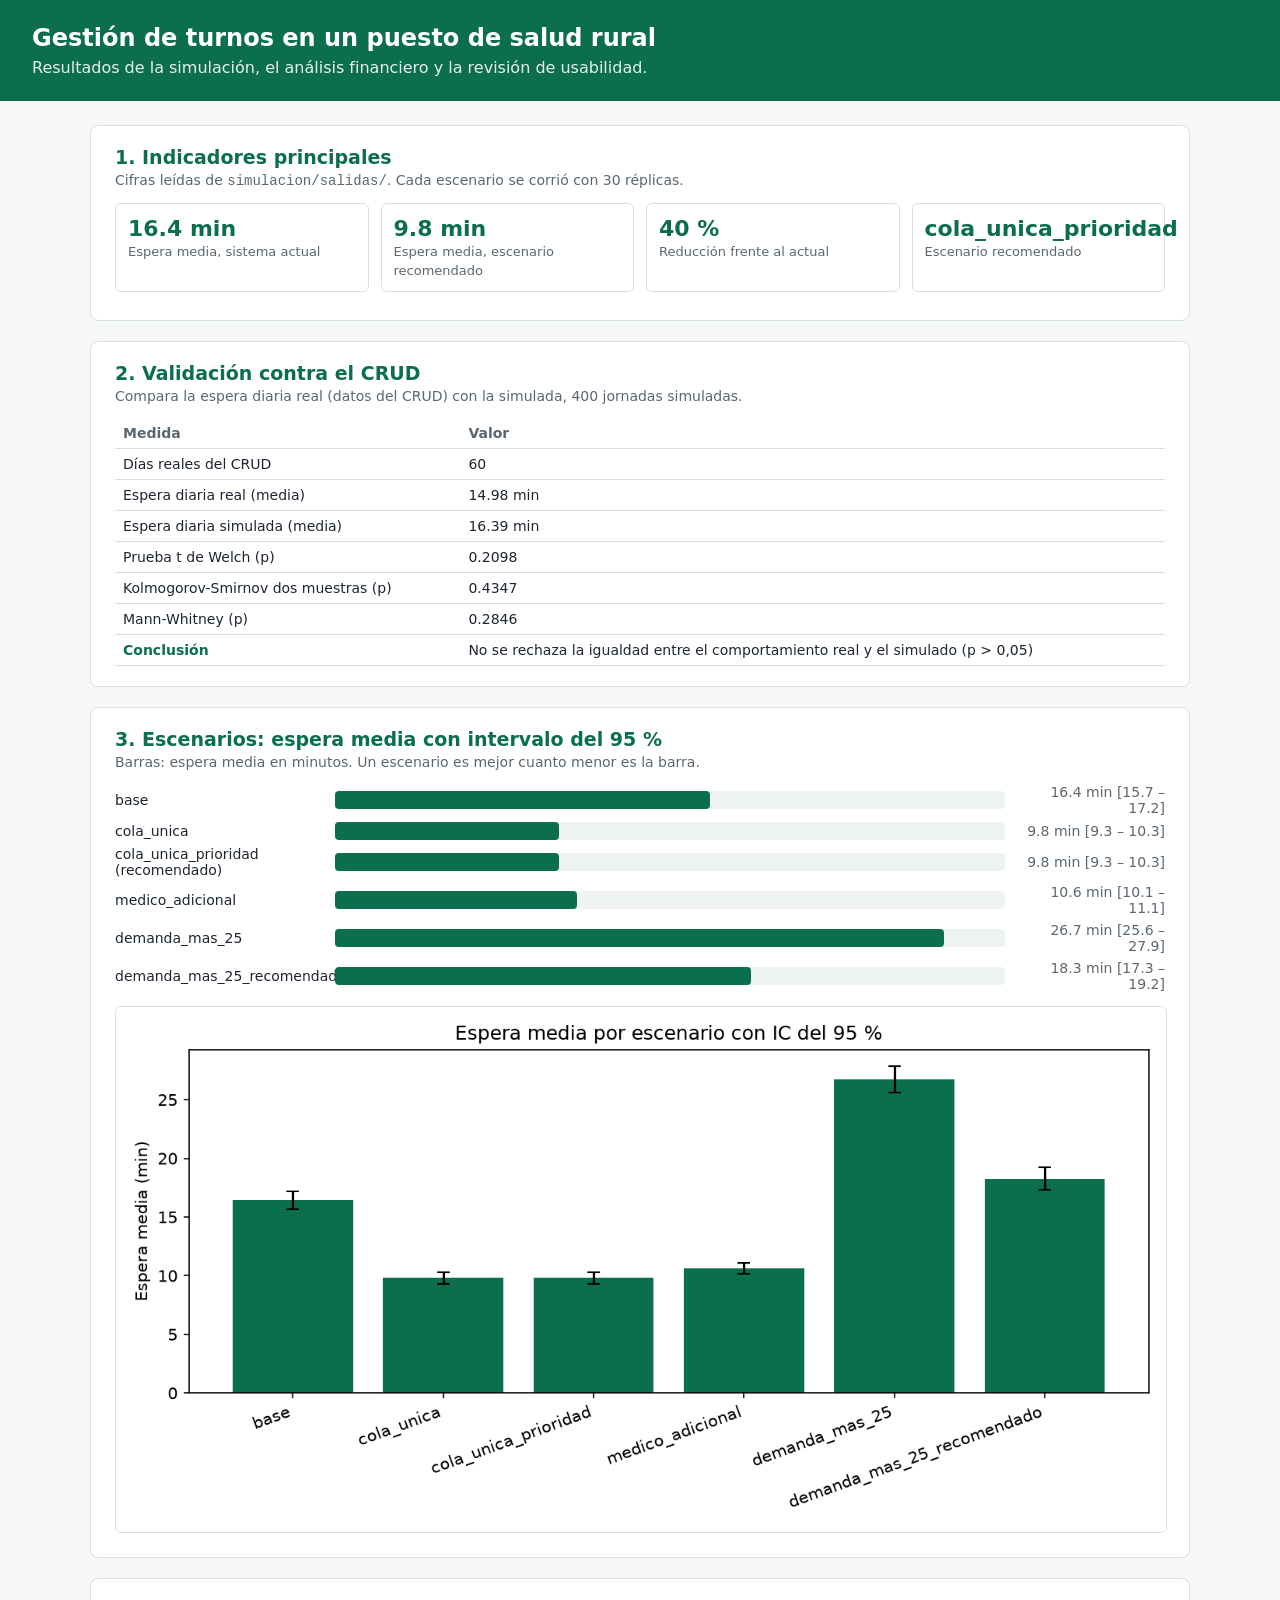
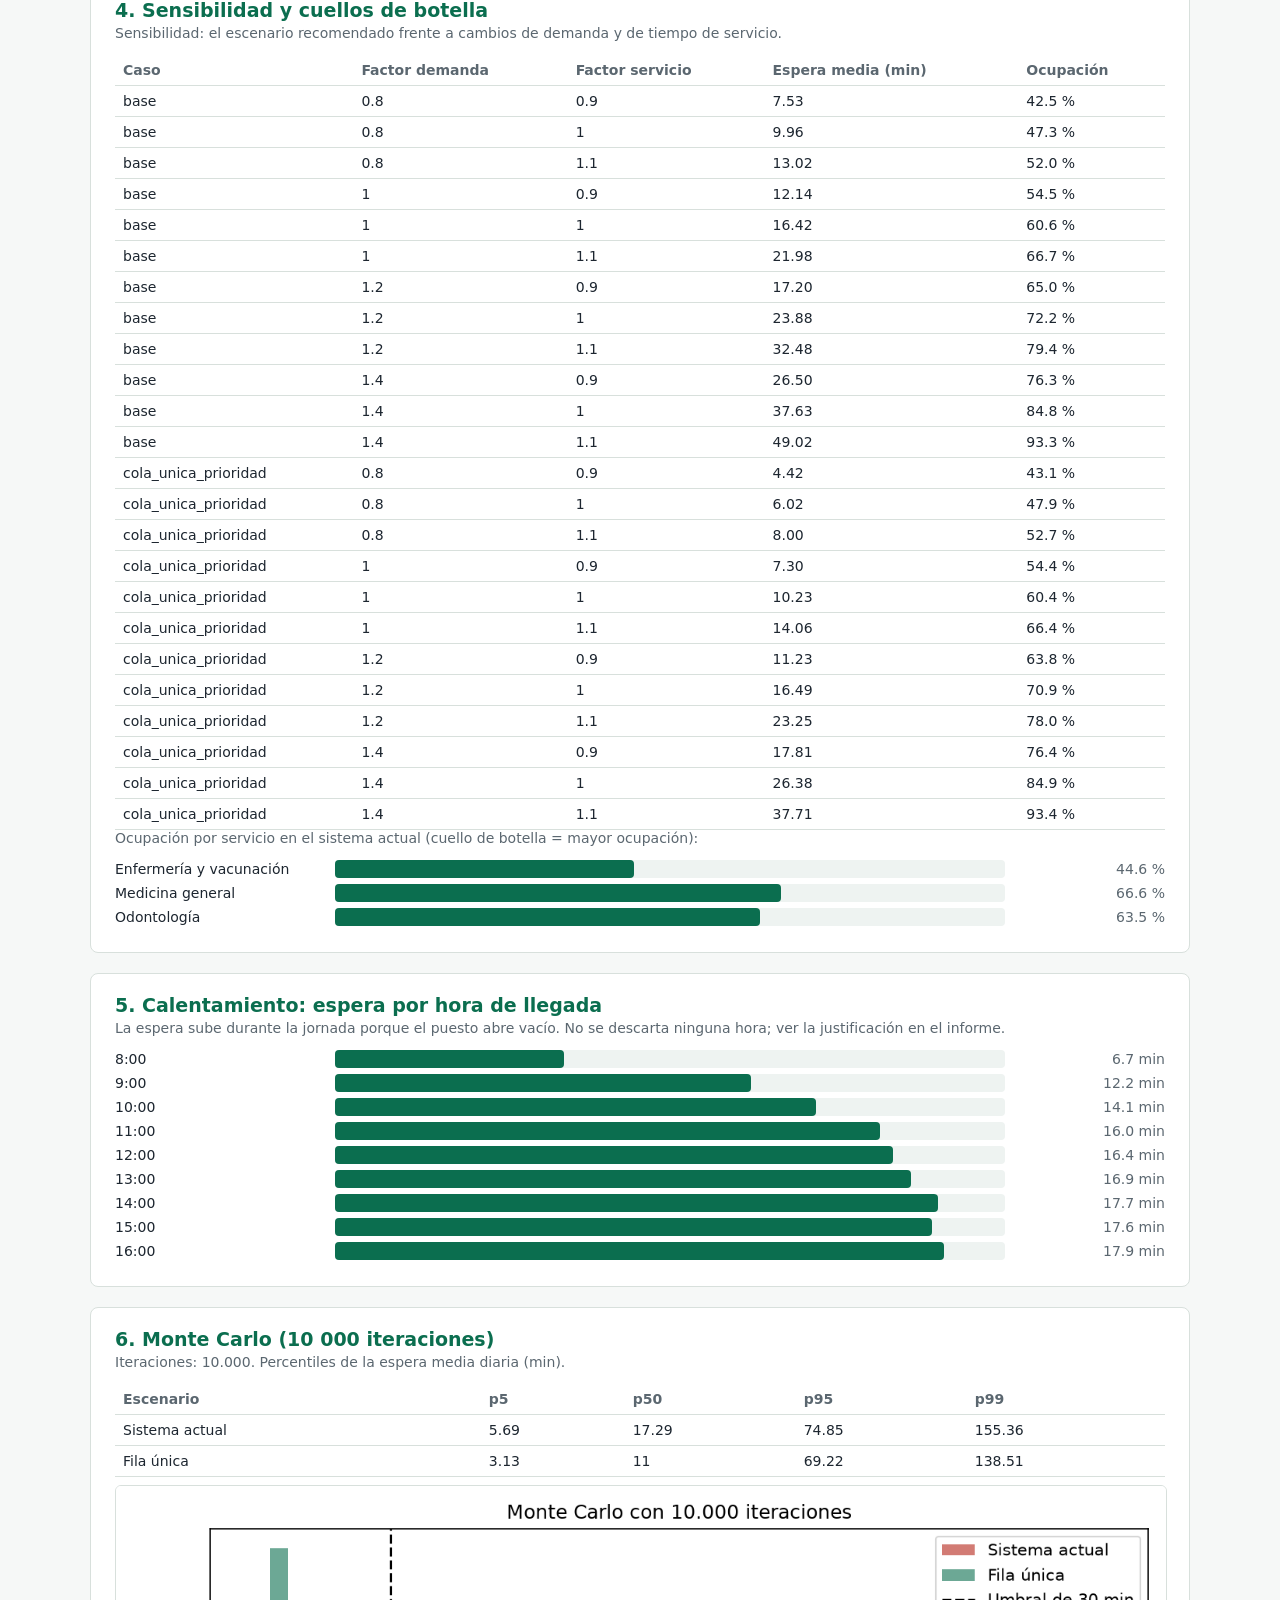
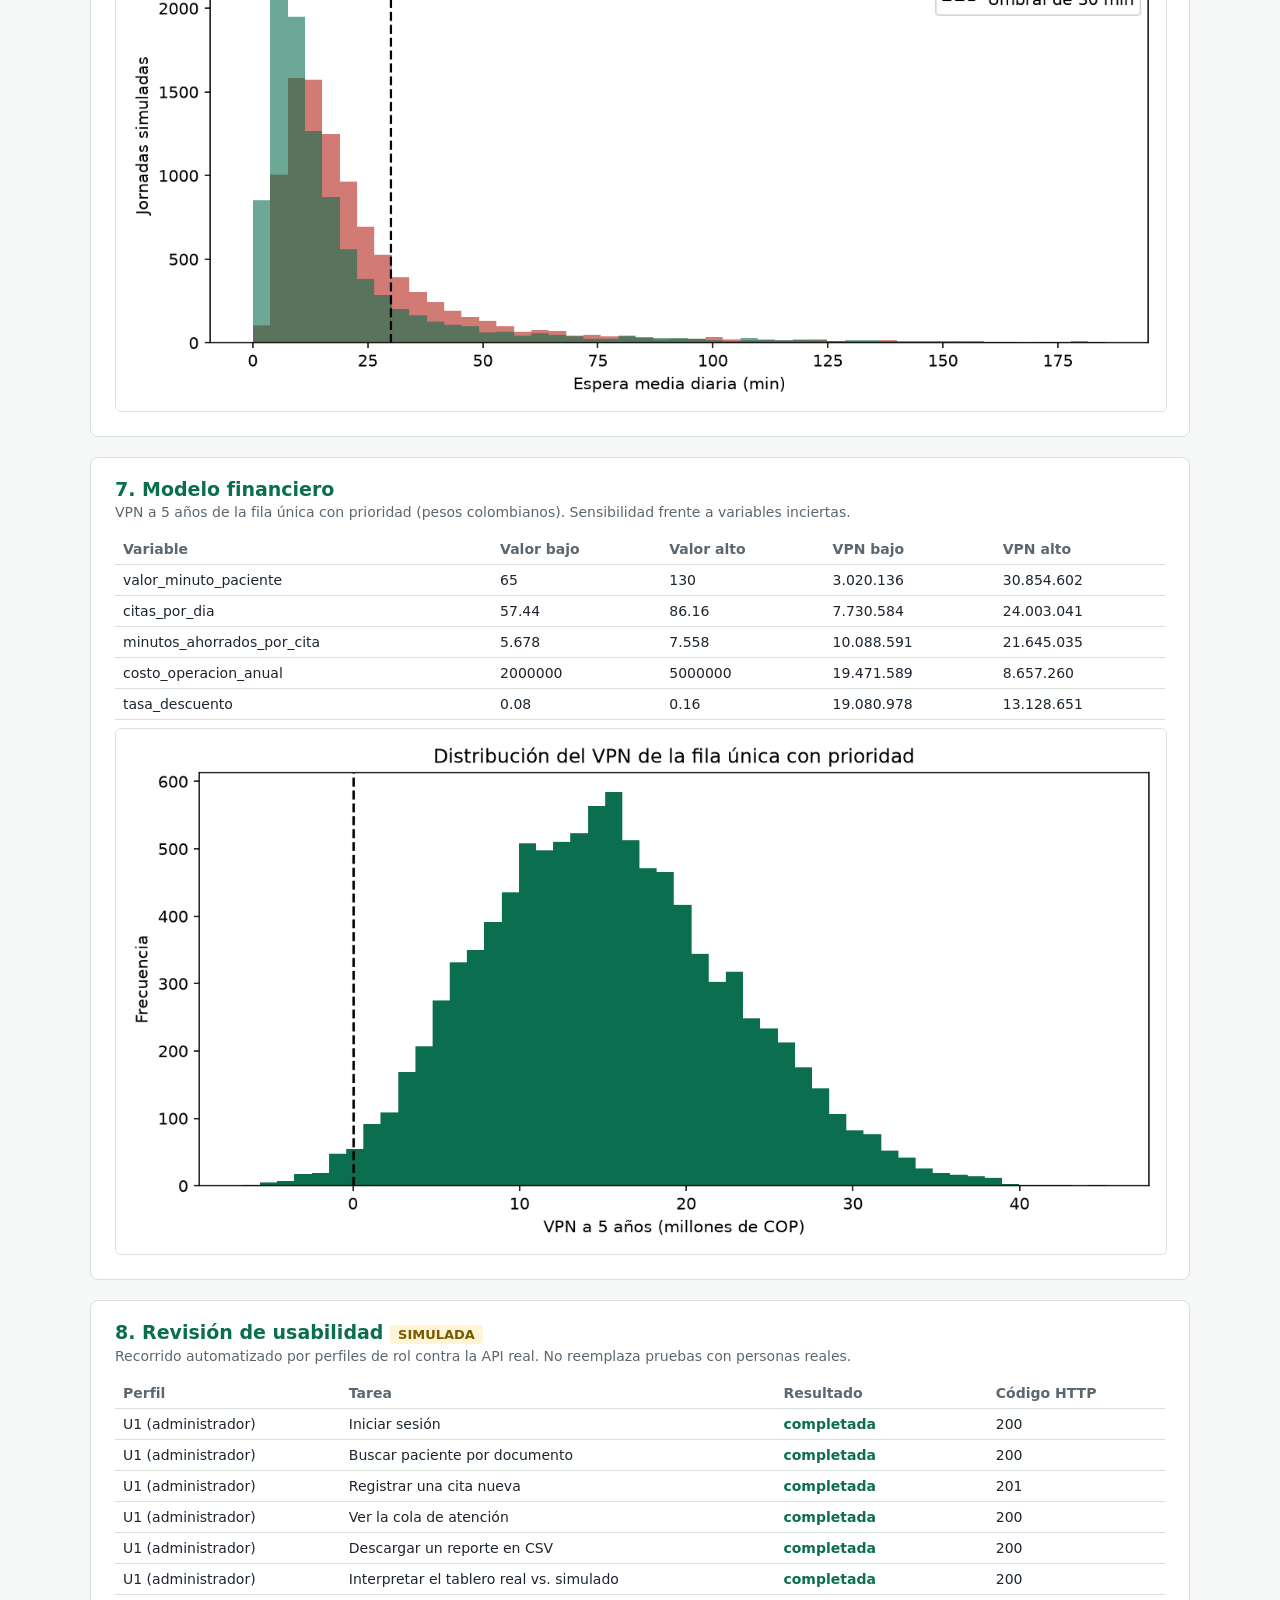
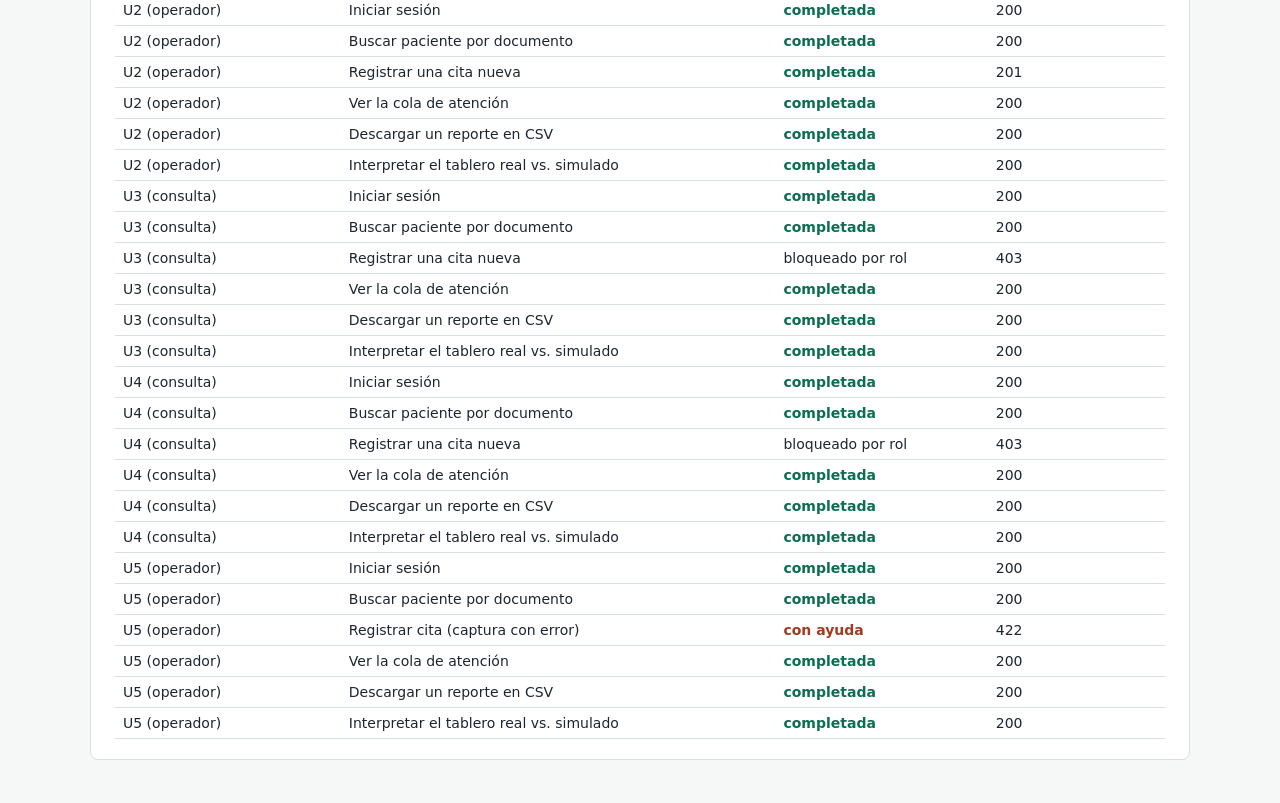
<file: index.html>
<!DOCTYPE html>
<html lang="es">
<head>
<meta charset="utf-8">
<meta name="viewport" content="width=device-width, initial-scale=1">
<title>Resultados: gestión de turnos en un puesto de salud rural</title>
<style>
  :root { --verde: #0b6e4f; --gris: #5b6770; --fondo: #f6f8f7; --linea: #d8e0dc; }
  body { font-family: system-ui, sans-serif; margin: 0; background: var(--fondo); color: #1d2630; }
  header { background: var(--verde); color: white; padding: 24px 32px; }
  header h1 { margin: 0 0 6px; font-size: 24px; }
  header p { margin: 0; opacity: .9; }
  main { max-width: 1100px; margin: 0 auto; padding: 24px; }
  section { background: white; border: 1px solid var(--linea); border-radius: 8px; padding: 20px 24px; margin-bottom: 20px; }
  h2 { margin: 0 0 4px; font-size: 19px; color: var(--verde); }
  .nota { color: var(--gris); font-size: 14px; margin: 0 0 14px; }
  .kpis { display: grid; grid-template-columns: repeat(auto-fit, minmax(180px, 1fr)); gap: 12px; margin-bottom: 8px; }
  .kpi { border: 1px solid var(--linea); border-radius: 6px; padding: 12px; }
  .kpi b { display: block; font-size: 22px; color: var(--verde); }
  .kpi span { font-size: 13px; color: var(--gris); }
  table { width: 100%; border-collapse: collapse; font-size: 14px; }
  th, td { text-align: left; padding: 7px 8px; border-bottom: 1px solid var(--linea); vertical-align: top; }
  th { color: var(--gris); font-weight: 600; }
  .barra { display: flex; align-items: center; gap: 10px; margin: 6px 0; font-size: 14px; }
  .barra .nombre { width: 210px; }
  .barra .pista { flex: 1; background: #eef3f1; border-radius: 4px; height: 18px; position: relative; }
  .barra .relleno { background: var(--verde); height: 100%; border-radius: 4px; }
  .barra .valor { width: 150px; text-align: right; color: var(--gris); }
  .ok { color: var(--verde); font-weight: 600; }
  .mal { color: #a33b20; font-weight: 600; }
  img { max-width: 100%; border: 1px solid var(--linea); border-radius: 6px; margin-top: 8px; }
  .etiqueta { display: inline-block; background: #fff4d6; color: #7a5a00; border-radius: 4px; padding: 2px 8px; font-size: 13px; }
</style>
</head>
<body>
<header>
  <h1>Gestión de turnos en un puesto de salud rural</h1>
  <p>Resultados de la simulación, el análisis financiero y la revisión de usabilidad.</p>
</header>
<main>

<section>
  <h2>1. Indicadores principales</h2>
  <p class="nota">Cifras leídas de <code>simulacion/salidas/</code>. Cada escenario se corrió con 30 réplicas.</p>
  <div class="kpis" id="kpis"></div>
</section>

<section>
  <h2>2. Validación contra el CRUD</h2>
  <p class="nota">Compara la espera diaria real (datos del CRUD) con la simulada, 400 jornadas simuladas.</p>
  <div id="validacion"></div>
</section>

<section>
  <h2>3. Escenarios: espera media con intervalo del 95 %</h2>
  <p class="nota">Barras: espera media en minutos. Un escenario es mejor cuanto menor es la barra.</p>
  <div id="escenarios"></div>
  <img src="salidas/espera_escenarios.png" alt="Espera media por escenario con IC del 95 %">
</section>

<section>
  <h2>4. Sensibilidad y cuellos de botella</h2>
  <div id="sensibilidad"></div>
  <div id="cuellos"></div>
</section>

<section>
  <h2>5. Calentamiento: espera por hora de llegada</h2>
  <p class="nota">La espera sube durante la jornada porque el puesto abre vacío. No se descarta ninguna hora; ver la justificación en el informe.</p>
  <div id="calentamiento"></div>
</section>

<section>
  <h2>6. Monte Carlo (10 000 iteraciones)</h2>
  <div id="montecarlo"></div>
  <img src="salidas/monte_carlo_histograma.png" alt="Histograma Monte Carlo">
</section>

<section>
  <h2>7. Modelo financiero</h2>
  <div id="financiero"></div>
  <img src="salidas/financiero_vpn.png" alt="Distribución del VPN">
</section>

<section>
  <h2>8. Revisión de usabilidad <span class="etiqueta">SIMULADA</span></h2>
  <p class="nota">Recorrido automatizado por perfiles de rol contra la API real. No reemplaza pruebas con personas reales.</p>
  <div id="usabilidad"></div>
</section>

</main>
<script>
const DATOS = {"resultados": {"configuracion": {"replicas": 30, "jornadas_por_replica": 20, "calentamiento_min": 0, "nivel_confianza": 0.95, "semilla": 12345}, "validacion": {"dias_reales": 60, "jornadas_simuladas": 400, "espera_diaria_real_media": 14.985, "espera_diaria_simulada_media": 16.388, "welch_t_p": 0.2098, "ks_dos_muestras_p": 0.4347, "mann_whitney_p": 0.2846, "conclusion": "No se rechaza la igualdad entre el comportamiento real y el simulado (p > 0,05)"}, "escenarios": {"base": {"descripcion": "Sistema actual: cada paciente queda en la fila de un profesional y se atiende en orden de llegada", "tipo": "referencia", "costo_extra": 0, "metricas": {"espera_media_min": {"media": 16.443, "ic_inf": 15.69, "ic_sup": 17.195}, "espera_prioritarios_min": {"media": 15.952, "ic_inf": 14.932, "ic_sup": 16.973}, "espera_p90_min": {"media": 50.197, "ic_inf": 47.944, "ic_sup": 52.45}, "ocupacion_pct": {"media": 60.328, "ic_inf": 59.555, "ic_sup": 61.101}, "citas_por_dia": {"media": 71.75, "ic_inf": 71.145, "ic_sup": 72.355}, "espera_Enfermería y vacunación": {"media": 5.78, "ic_inf": 5.367, "ic_sup": 6.194}, "ocupacion_Enfermería y vacunación": {"media": 44.608, "ic_inf": 43.805, "ic_sup": 45.411}, "espera_Medicina general": {"media": 20.925, "ic_inf": 19.63, "ic_sup": 22.22}, "ocupacion_Medicina general": {"media": 66.604, "ic_inf": 65.483, "ic_sup": 67.725}, "espera_Odontología": {"media": 24.951, "ic_inf": 23.156, "ic_sup": 26.745}, "ocupacion_Odontología": {"media": 63.497, "ic_inf": 61.737, "ic_sup": 65.257}}, "diferencia_vs_base": {}}, "cola_unica": {"descripcion": "Una sola fila por servicio: el siguiente paciente lo atiende el primer profesional libre", "tipo": "mejora", "costo_extra": 0, "metricas": {"espera_media_min": {"media": 9.825, "ic_inf": 9.332, "ic_sup": 10.317}, "espera_prioritarios_min": {"media": 10.02, "ic_inf": 9.524, "ic_sup": 10.515}, "espera_p90_min": {"media": 29.723, "ic_inf": 28.375, "ic_sup": 31.071}, "ocupacion_pct": {"media": 59.231, "ic_inf": 58.54, "ic_sup": 59.922}, "citas_por_dia": {"media": 70.472, "ic_inf": 69.904, "ic_sup": 71.039}, "espera_Enfermería y vacunación": {"media": 5.562, "ic_inf": 5.185, "ic_sup": 5.938}, "ocupacion_Enfermería y vacunación": {"media": 44.12, "ic_inf": 43.205, "ic_sup": 45.034}, "espera_Medicina general": {"media": 8.152, "ic_inf": 7.561, "ic_sup": 8.744}, "ocupacion_Medicina general": {"media": 65.508, "ic_inf": 64.511, "ic_sup": 66.505}, "espera_Odontología": {"media": 24.685, "ic_inf": 22.581, "ic_sup": 26.79}, "ocupacion_Odontología": {"media": 61.788, "ic_inf": 59.877, "ic_sup": 63.699}}, "diferencia_vs_base": {"espera_media_min": {"media": -6.618, "ic_inf": -7.558, "ic_sup": -5.678}, "espera_prioritarios_min": {"media": -5.933, "ic_inf": -7.251, "ic_sup": -4.614}, "espera_p90_min": {"media": -20.474, "ic_inf": -23.202, "ic_sup": -17.747}, "ocupacion_pct": {"media": -1.097, "ic_inf": -2.18, "ic_sup": -0.015}, "citas_por_dia": {"media": -1.278, "ic_inf": -2.112, "ic_sup": -0.445}}}, "cola_unica_prioridad": {"descripcion": "Fila única con prioridad para pacientes prioritarios", "tipo": "mejora", "costo_extra": 0, "metricas": {"espera_media_min": {"media": 9.825, "ic_inf": 9.332, "ic_sup": 10.317}, "espera_prioritarios_min": {"media": 4.923, "ic_inf": 4.675, "ic_sup": 5.171}, "espera_p90_min": {"media": 29.56, "ic_inf": 28.184, "ic_sup": 30.937}, "ocupacion_pct": {"media": 59.231, "ic_inf": 58.54, "ic_sup": 59.922}, "citas_por_dia": {"media": 70.472, "ic_inf": 69.904, "ic_sup": 71.039}, "espera_Enfermería y vacunación": {"media": 5.562, "ic_inf": 5.185, "ic_sup": 5.938}, "ocupacion_Enfermería y vacunación": {"media": 44.12, "ic_inf": 43.205, "ic_sup": 45.034}, "espera_Medicina general": {"media": 8.152, "ic_inf": 7.561, "ic_sup": 8.744}, "ocupacion_Medicina general": {"media": 65.508, "ic_inf": 64.511, "ic_sup": 66.505}, "espera_Odontología": {"media": 24.685, "ic_inf": 22.581, "ic_sup": 26.79}, "ocupacion_Odontología": {"media": 61.788, "ic_inf": 59.877, "ic_sup": 63.699}}, "diferencia_vs_base": {"espera_media_min": {"media": -6.618, "ic_inf": -7.558, "ic_sup": -5.678}, "espera_prioritarios_min": {"media": -11.029, "ic_inf": -12.134, "ic_sup": -9.924}, "espera_p90_min": {"media": -20.637, "ic_inf": -23.396, "ic_sup": -17.878}, "ocupacion_pct": {"media": -1.097, "ic_inf": -2.18, "ic_sup": -0.015}, "citas_por_dia": {"media": -1.278, "ic_inf": -2.112, "ic_sup": -0.445}}}, "medico_adicional": {"descripcion": "Se contrata un médico general adicional manteniendo filas por profesional", "tipo": "mejora", "costo_extra": 1, "metricas": {"espera_media_min": {"media": 10.6, "ic_inf": 10.137, "ic_sup": 11.063}, "espera_prioritarios_min": {"media": 9.979, "ic_inf": 9.247, "ic_sup": 10.711}, "espera_p90_min": {"media": 33.57, "ic_inf": 32.378, "ic_sup": 34.762}, "ocupacion_pct": {"media": 48.263, "ic_inf": 47.644, "ic_sup": 48.881}, "citas_por_dia": {"media": 71.75, "ic_inf": 71.145, "ic_sup": 72.355}, "espera_Enfermería y vacunación": {"media": 5.78, "ic_inf": 5.367, "ic_sup": 6.194}, "ocupacion_Enfermería y vacunación": {"media": 44.608, "ic_inf": 43.805, "ic_sup": 45.411}, "espera_Medicina general": {"media": 9.387, "ic_inf": 8.819, "ic_sup": 9.955}, "ocupacion_Medicina general": {"media": 44.403, "ic_inf": 43.655, "ic_sup": 45.15}, "espera_Odontología": {"media": 24.951, "ic_inf": 23.156, "ic_sup": 26.745}, "ocupacion_Odontología": {"media": 63.497, "ic_inf": 61.737, "ic_sup": 65.257}}, "diferencia_vs_base": {"espera_media_min": {"media": -5.842, "ic_inf": -6.335, "ic_sup": -5.35}, "espera_prioritarios_min": {"media": -5.973, "ic_inf": -6.568, "ic_sup": -5.379}, "espera_p90_min": {"media": -16.627, "ic_inf": -18.382, "ic_sup": -14.873}, "ocupacion_pct": {"media": -12.066, "ic_inf": -12.22, "ic_sup": -11.911}, "citas_por_dia": {"media": 0.0, "ic_inf": 0.0, "ic_sup": 0.0}}}, "demanda_mas_25": {"descripcion": "Aumento de la demanda del 25 % con el sistema actual", "tipo": "estres", "costo_extra": 0, "metricas": {"espera_media_min": {"media": 26.734, "ic_inf": 25.576, "ic_sup": 27.893}, "espera_prioritarios_min": {"media": 26.882, "ic_inf": 25.346, "ic_sup": 28.418}, "espera_p90_min": {"media": 76.713, "ic_inf": 73.188, "ic_sup": 80.239}, "ocupacion_pct": {"media": 74.78, "ic_inf": 73.906, "ic_sup": 75.655}, "citas_por_dia": {"media": 88.558, "ic_inf": 87.822, "ic_sup": 89.294}, "espera_Enfermería y vacunación": {"media": 8.566, "ic_inf": 7.961, "ic_sup": 9.172}, "ocupacion_Enfermería y vacunación": {"media": 55.564, "ic_inf": 54.549, "ic_sup": 56.578}, "espera_Medicina general": {"media": 35.822, "ic_inf": 33.637, "ic_sup": 38.007}, "ocupacion_Medicina general": {"media": 82.792, "ic_inf": 81.651, "ic_sup": 83.933}, "espera_Odontología": {"media": 36.716, "ic_inf": 32.878, "ic_sup": 40.554}, "ocupacion_Odontología": {"media": 77.973, "ic_inf": 75.689, "ic_sup": 80.257}}, "diferencia_vs_base": {"espera_media_min": {"media": 10.292, "ic_inf": 8.794, "ic_sup": 11.79}, "espera_prioritarios_min": {"media": 10.93, "ic_inf": 8.933, "ic_sup": 12.927}, "espera_p90_min": {"media": 26.516, "ic_inf": 21.719, "ic_sup": 31.313}, "ocupacion_pct": {"media": 14.452, "ic_inf": 13.2, "ic_sup": 15.704}, "citas_por_dia": {"media": 16.808, "ic_inf": 15.772, "ic_sup": 17.845}}}, "demanda_mas_25_recomendado": {"descripcion": "Aumento de la demanda del 25 % con fila única y prioridad", "tipo": "estres", "costo_extra": 0, "metricas": {"espera_media_min": {"media": 18.268, "ic_inf": 17.289, "ic_sup": 19.247}, "espera_prioritarios_min": {"media": 6.13, "ic_inf": 5.892, "ic_sup": 6.367}, "espera_p90_min": {"media": 53.935, "ic_inf": 50.61, "ic_sup": 57.26}, "ocupacion_pct": {"media": 74.879, "ic_inf": 74.097, "ic_sup": 75.661}, "citas_por_dia": {"media": 88.835, "ic_inf": 88.109, "ic_sup": 89.561}, "espera_Enfermería y vacunación": {"media": 8.269, "ic_inf": 7.592, "ic_sup": 8.946}, "ocupacion_Enfermería y vacunación": {"media": 55.018, "ic_inf": 53.993, "ic_sup": 56.044}, "espera_Medicina general": {"media": 19.211, "ic_inf": 17.596, "ic_sup": 20.826}, "ocupacion_Medicina general": {"media": 83.165, "ic_inf": 82.194, "ic_sup": 84.135}, "espera_Odontología": {"media": 36.995, "ic_inf": 34.619, "ic_sup": 39.371}, "ocupacion_Odontología": {"media": 78.167, "ic_inf": 76.554, "ic_sup": 79.78}}, "diferencia_vs_base": {"espera_media_min": {"media": 1.826, "ic_inf": 0.788, "ic_sup": 2.863}, "espera_prioritarios_min": {"media": -9.823, "ic_inf": -10.873, "ic_sup": -8.772}, "espera_p90_min": {"media": 3.738, "ic_inf": 0.147, "ic_sup": 7.328}, "ocupacion_pct": {"media": 14.55, "ic_inf": 13.6, "ic_sup": 15.501}, "citas_por_dia": {"media": 17.085, "ic_inf": 16.269, "ic_sup": 17.901}}}}, "recomendado": "cola_unica_prioridad", "cuellos_de_botella_ocupacion_pct": {"Enfermería y vacunación": 44.608, "Medicina general": 66.604, "Odontología": 63.497}, "sensibilidad": [{"escenario": "base", "factor_demanda": 0.8, "factor_servicio": 0.9, "espera_media_min": 7.53, "ocupacion_pct": 42.548}, {"escenario": "base", "factor_demanda": 0.8, "factor_servicio": 1.0, "espera_media_min": 9.958, "ocupacion_pct": 47.275}, {"escenario": "base", "factor_demanda": 0.8, "factor_servicio": 1.1, "espera_media_min": 13.019, "ocupacion_pct": 52.003}, {"escenario": "base", "factor_demanda": 1.0, "factor_servicio": 0.9, "espera_media_min": 12.145, "ocupacion_pct": 54.537}, {"escenario": "base", "factor_demanda": 1.0, "factor_servicio": 1.0, "espera_media_min": 16.418, "ocupacion_pct": 60.597}, {"escenario": "base", "factor_demanda": 1.0, "factor_servicio": 1.1, "espera_media_min": 21.981, "ocupacion_pct": 66.657}, {"escenario": "base", "factor_demanda": 1.2, "factor_servicio": 0.9, "espera_media_min": 17.204, "ocupacion_pct": 64.958}, {"escenario": "base", "factor_demanda": 1.2, "factor_servicio": 1.0, "espera_media_min": 23.876, "ocupacion_pct": 72.175}, {"escenario": "base", "factor_demanda": 1.2, "factor_servicio": 1.1, "espera_media_min": 32.476, "ocupacion_pct": 79.393}, {"escenario": "base", "factor_demanda": 1.4, "factor_servicio": 0.9, "espera_media_min": 26.503, "ocupacion_pct": 76.313}, {"escenario": "base", "factor_demanda": 1.4, "factor_servicio": 1.0, "espera_media_min": 37.634, "ocupacion_pct": 84.792}, {"escenario": "base", "factor_demanda": 1.4, "factor_servicio": 1.1, "espera_media_min": 49.021, "ocupacion_pct": 93.271}, {"escenario": "cola_unica_prioridad", "factor_demanda": 0.8, "factor_servicio": 0.9, "espera_media_min": 4.422, "ocupacion_pct": 43.127}, {"escenario": "cola_unica_prioridad", "factor_demanda": 0.8, "factor_servicio": 1.0, "espera_media_min": 6.022, "ocupacion_pct": 47.919}, {"escenario": "cola_unica_prioridad", "factor_demanda": 0.8, "factor_servicio": 1.1, "espera_media_min": 7.998, "ocupacion_pct": 52.711}, {"escenario": "cola_unica_prioridad", "factor_demanda": 1.0, "factor_servicio": 0.9, "espera_media_min": 7.3, "ocupacion_pct": 54.356}, {"escenario": "cola_unica_prioridad", "factor_demanda": 1.0, "factor_servicio": 1.0, "espera_media_min": 10.226, "ocupacion_pct": 60.396}, {"escenario": "cola_unica_prioridad", "factor_demanda": 1.0, "factor_servicio": 1.1, "espera_media_min": 14.063, "ocupacion_pct": 66.436}, {"escenario": "cola_unica_prioridad", "factor_demanda": 1.2, "factor_servicio": 0.9, "espera_media_min": 11.231, "ocupacion_pct": 63.844}, {"escenario": "cola_unica_prioridad", "factor_demanda": 1.2, "factor_servicio": 1.0, "espera_media_min": 16.494, "ocupacion_pct": 70.938}, {"escenario": "cola_unica_prioridad", "factor_demanda": 1.2, "factor_servicio": 1.1, "espera_media_min": 23.25, "ocupacion_pct": 78.031}, {"escenario": "cola_unica_prioridad", "factor_demanda": 1.4, "factor_servicio": 0.9, "espera_media_min": 17.81, "ocupacion_pct": 76.379}, {"escenario": "cola_unica_prioridad", "factor_demanda": 1.4, "factor_servicio": 1.0, "espera_media_min": 26.382, "ocupacion_pct": 84.866}, {"escenario": "cola_unica_prioridad", "factor_demanda": 1.4, "factor_servicio": 1.1, "espera_media_min": 37.708, "ocupacion_pct": 93.352}]}, "monte_carlo": {"iteraciones": 10000, "supuestos": {"probabilidad_ausencia_profesional": 0.05, "sigma_log_demanda": 0.15, "factor_servicio_triangular": [0.9, 1.0, 1.3], "umbral_espera_min": 30}, "sistema_actual": {"p5": 5.69, "p50": 17.29, "p90": 49.9, "p95": 74.85, "p99": 155.36, "media": 25.64, "desviacion": 28.03, "probabilidad_superar_umbral": 0.2339, "pacientes_sin_atender_por_dia": 1.95}, "fila_unica": {"p5": 3.13, "p50": 11.0, "p90": 41.44, "p95": 69.22, "p99": 138.51, "media": 19.43, "desviacion": 26.1, "probabilidad_superar_umbral": 0.1496, "pacientes_sin_atender_por_dia": 1.792}}, "financiero": {"supuestos": {"jornadas_por_anio": 250, "citas_por_dia": 71.8, "minutos_ahorrados_por_cita": 6.618, "valor_minuto_paciente": 95.0, "inversion_inicial": 14000000.0, "costo_operacion_anual": 3000000.0, "tasa_descuento": 0.12}, "fila_unica_con_prioridad": {"flujo_de_caja": [-14000000, 8285344, 8285344, 8285344, 8285344, 8285344], "beneficio_anual": 11285344, "vpn": 15866813, "tir": 0.5185, "relacion_beneficio_costo": 1.639, "recuperacion_anios": 1.69, "sostenibilidad_cobertura_operacion": 3.76}, "medico_adicional": {"supuestos": {"jornadas_por_anio": 250, "citas_por_dia": 71.8, "minutos_ahorrados_por_cita": 5.842, "valor_minuto_paciente": 95.0, "inversion_inicial": 2000000.0, "costo_operacion_anual": 118000000.0, "tasa_descuento": 0.12}, "flujo_de_caja": [-2000000, -108037930, -108037930, -108037930, -108037930, -108037930], "beneficio_anual": 9962070, "vpn": -391452557, "tir": null, "relacion_beneficio_costo": 0.084, "recuperacion_anios": null, "sostenibilidad_cobertura_operacion": 0.08}, "sensibilidad_vpn": [{"variable": "valor_minuto_paciente", "valor_bajo": 65.0, "valor_alto": 130.0, "vpn_bajo": 3020136, "vpn_alto": 30854602}, {"variable": "citas_por_dia", "valor_bajo": 57.44, "valor_alto": 86.16, "vpn_bajo": 7730584, "vpn_alto": 24003041}, {"variable": "minutos_ahorrados_por_cita", "valor_bajo": 5.678, "valor_alto": 7.558, "vpn_bajo": 10088591, "vpn_alto": 21645035}, {"variable": "costo_operacion_anual", "valor_bajo": 2000000.0, "valor_alto": 5000000.0, "vpn_bajo": 19471589, "vpn_alto": 8657260}, {"variable": "tasa_descuento", "valor_bajo": 0.08, "valor_alto": 0.16, "vpn_bajo": 19080978, "vpn_alto": 13128651}], "monte_carlo_vpn": {"iteraciones": 10000, "media": 15260027, "p5": 3626191, "p50": 14884227, "p95": 28299321, "probabilidad_vpn_positivo": 0.9877}}, "calentamiento": {"metodo": "Espera media por hora de llegada, promedio de réplicas y jornadas", "replicas": 30, "jornadas_por_replica": 20, "medias_por_hora_min": {"8:00": 6.72, "9:00": 12.22, "10:00": 14.13, "11:00": 16.01, "12:00": 16.41, "13:00": 16.92, "14:00": 17.73, "15:00": 17.55, "16:00": 17.9}, "primera_hora_vs_resto_t": -27.055, "primera_hora_vs_resto_p": 8.859443602623663e-134, "conclusion": "La espera sube durante la jornada y se estabiliza hacia mediodía. Ese transitorio es el comportamiento real de un puesto que abre vacío a las 8:00, no un artefacto de arranque. Descartar horas iniciales subestimaría la espera. Por eso el calentamiento es 0 minutos: la métrica de interés es la jornada completa desde la apertura, y la validación contra el CRUD (escenarios.validar) usa esa misma definición."}, "usabilidad": {"simulado": true, "nota": "Recorrido automatizado por perfiles; no reemplaza pruebas con usuarios reales.", "usuarios": [{"perfil": {"id": "U1", "rol": "administrador", "tecnica": 5, "error_captura": false}, "tareas": [{"tarea": "Iniciar sesión", "codigo": 200, "resultado": "completada", "mensaje": ""}, {"tarea": "Buscar paciente por documento", "codigo": 200, "resultado": "completada", "mensaje": ""}, {"tarea": "Registrar una cita nueva", "codigo": 201, "resultado": "completada", "mensaje": ""}, {"tarea": "Ver la cola de atención", "codigo": 200, "resultado": "completada", "mensaje": ""}, {"tarea": "Descargar un reporte en CSV", "codigo": 200, "resultado": "completada", "mensaje": ""}, {"tarea": "Interpretar el tablero real vs. simulado", "codigo": 200, "resultado": "completada", "mensaje": ""}]}, {"perfil": {"id": "U2", "rol": "operador", "tecnica": 4, "error_captura": false}, "tareas": [{"tarea": "Iniciar sesión", "codigo": 200, "resultado": "completada", "mensaje": ""}, {"tarea": "Buscar paciente por documento", "codigo": 200, "resultado": "completada", "mensaje": ""}, {"tarea": "Registrar una cita nueva", "codigo": 201, "resultado": "completada", "mensaje": ""}, {"tarea": "Ver la cola de atención", "codigo": 200, "resultado": "completada", "mensaje": ""}, {"tarea": "Descargar un reporte en CSV", "codigo": 200, "resultado": "completada", "mensaje": ""}, {"tarea": "Interpretar el tablero real vs. simulado", "codigo": 200, "resultado": "completada", "mensaje": ""}]}, {"perfil": {"id": "U3", "rol": "consulta", "tecnica": 2, "error_captura": false}, "tareas": [{"tarea": "Iniciar sesión", "codigo": 200, "resultado": "completada", "mensaje": ""}, {"tarea": "Buscar paciente por documento", "codigo": 200, "resultado": "completada", "mensaje": ""}, {"tarea": "Registrar una cita nueva", "codigo": 403, "resultado": "bloqueado por rol", "mensaje": "{\"detail\":\"No tiene permisos para esta operación\"}"}, {"tarea": "Ver la cola de atención", "codigo": 200, "resultado": "completada", "mensaje": ""}, {"tarea": "Descargar un reporte en CSV", "codigo": 200, "resultado": "completada", "mensaje": ""}, {"tarea": "Interpretar el tablero real vs. simulado", "codigo": 200, "resultado": "completada", "mensaje": ""}]}, {"perfil": {"id": "U4", "rol": "consulta", "tecnica": 3, "error_captura": false}, "tareas": [{"tarea": "Iniciar sesión", "codigo": 200, "resultado": "completada", "mensaje": ""}, {"tarea": "Buscar paciente por documento", "codigo": 200, "resultado": "completada", "mensaje": ""}, {"tarea": "Registrar una cita nueva", "codigo": 403, "resultado": "bloqueado por rol", "mensaje": "{\"detail\":\"No tiene permisos para esta operación\"}"}, {"tarea": "Ver la cola de atención", "codigo": 200, "resultado": "completada", "mensaje": ""}, {"tarea": "Descargar un reporte en CSV", "codigo": 200, "resultado": "completada", "mensaje": ""}, {"tarea": "Interpretar el tablero real vs. simulado", "codigo": 200, "resultado": "completada", "mensaje": ""}]}, {"perfil": {"id": "U5", "rol": "operador", "tecnica": 1, "error_captura": true}, "tareas": [{"tarea": "Iniciar sesión", "codigo": 200, "resultado": "completada", "mensaje": ""}, {"tarea": "Buscar paciente por documento", "codigo": 200, "resultado": "completada", "mensaje": ""}, {"tarea": "Registrar cita (captura con error)", "codigo": 422, "resultado": "con ayuda", "mensaje": "{\"detail\":[{\"type\":\"value_error\",\"loc\":[\"body\"],\"msg\":\"Value error, El inicio de atención no puede ser anterior a la llegada\",\"input\":{\"paciente_id\":1,\"profesio"}, {"tarea": "Ver la cola de atención", "codigo": 200, "resultado": "completada", "mensaje": ""}, {"tarea": "Descargar un reporte en CSV", "codigo": 200, "resultado": "completada", "mensaje": ""}, {"tarea": "Interpretar el tablero real vs. simulado", "codigo": 200, "resultado": "completada", "mensaje": ""}]}]}};

function el(tag, texto, clase) {
  const nodo = document.createElement(tag);
  if (texto !== undefined && texto !== null) nodo.textContent = texto;
  if (clase) nodo.className = clase;
  return nodo;
}

function kpi(valor, etiqueta) {
  const nodo = el("div", undefined, "kpi");
  nodo.appendChild(el("b", valor));
  nodo.appendChild(el("span", etiqueta));
  return nodo;
}

function tabla(cabeceras, filas) {
  const t = el("table");
  const thead = el("tr");
  cabeceras.forEach((c) => thead.appendChild(el("th", c)));
  t.appendChild(thead);
  filas.forEach((fila) => {
    const tr = el("tr");
    fila.forEach((c) => {
      const td = el("td");
      if (c && typeof c === "object" && "texto" in c) {
        td.textContent = c.texto;
        td.className = c.clase;
      } else {
        td.textContent = c;
      }
      tr.appendChild(td);
    });
    t.appendChild(tr);
  });
  return t;
}

function barras(items, maximo, formato) {
  const contenedor = el("div");
  items.forEach((it) => {
    const fila = el("div", undefined, "barra");
    fila.appendChild(el("div", it.nombre, "nombre"));
    const pista = el("div", undefined, "pista");
    const relleno = el("div", undefined, "relleno");
    relleno.style.width = Math.max(0, Math.min(100, (100 * it.valor) / maximo)) + "%";
    pista.appendChild(relleno);
    fila.appendChild(pista);
    fila.appendChild(el("div", formato(it), "valor"));
    contenedor.appendChild(fila);
  });
  return contenedor;
}

const r = DATOS.resultados;
const base = r.escenarios.base.metricas;
const recomendado = r.escenarios[r.recomendado];
const reduccion = 100 * (1 - recomendado.metricas.espera_media_min.media / base.espera_media_min.media);

const kpis = document.getElementById("kpis");
kpis.appendChild(kpi(base.espera_media_min.media.toFixed(1) + " min", "Espera media, sistema actual"));
kpis.appendChild(kpi(recomendado.metricas.espera_media_min.media.toFixed(1) + " min", "Espera media, escenario recomendado"));
kpis.appendChild(kpi(reduccion.toFixed(0) + " %", "Reducción frente al actual"));
kpis.appendChild(kpi(r.recomendado, "Escenario recomendado"));

const v = r.validacion;
document.getElementById("validacion").appendChild(tabla(
  ["Medida", "Valor"],
  [
    ["Días reales del CRUD", v.dias_reales],
    ["Espera diaria real (media)", v.espera_diaria_real_media.toFixed(2) + " min"],
    ["Espera diaria simulada (media)", v.espera_diaria_simulada_media.toFixed(2) + " min"],
    ["Prueba t de Welch (p)", v.welch_t_p.toFixed(4)],
    ["Kolmogorov-Smirnov dos muestras (p)", v.ks_dos_muestras_p.toFixed(4)],
    ["Mann-Whitney (p)", v.mann_whitney_p.toFixed(4)],
    [{ texto: "Conclusión", clase: "ok" }, v.conclusion],
  ]
));

document.getElementById("escenarios").appendChild(barras(
  Object.entries(r.escenarios).map(([nombre, e]) => ({
    nombre: nombre + (nombre === r.recomendado ? " (recomendado)" : ""),
    valor: e.metricas.espera_media_min.media,
    ic: [e.metricas.espera_media_min.ic_inf, e.metricas.espera_media_min.ic_sup],
  })),
  Math.max(...Object.values(r.escenarios).map((e) => e.metricas.espera_media_min.media)) * 1.1,
  (it) => it.valor.toFixed(1) + " min [" + it.ic[0].toFixed(1) + " – " + it.ic[1].toFixed(1) + "]"
));

const sens = r.sensibilidad.map((f) => [f.escenario, f.factor_demanda, f.factor_servicio, f.espera_media_min.toFixed(2), f.ocupacion_pct.toFixed(1) + " %"]);
document.getElementById("sensibilidad").appendChild(el("p", "Sensibilidad: el escenario recomendado frente a cambios de demanda y de tiempo de servicio.", "nota"));
document.getElementById("sensibilidad").appendChild(tabla(["Caso", "Factor demanda", "Factor servicio", "Espera media (min)", "Ocupación"], sens));
document.getElementById("cuellos").appendChild(el("p", "Ocupación por servicio en el sistema actual (cuello de botella = mayor ocupación):", "nota"));
document.getElementById("cuellos").appendChild(barras(
  Object.entries(r.cuellos_de_botella_ocupacion_pct).map(([nombre, valor]) => ({ nombre, valor })),
  100,
  (it) => it.valor.toFixed(1) + " %"
));

const cal = DATOS.calentamiento;
document.getElementById("calentamiento").appendChild(barras(
  Object.entries(cal.medias_por_hora_min).map(([hora, valor]) => ({ nombre: hora, valor })),
  Math.max(...Object.values(cal.medias_por_hora_min)) * 1.1,
  (it) => it.valor.toFixed(1) + " min"
));

const mc = DATOS.monte_carlo;
const filasMC = ["sistema_actual", "fila_unica"].filter((k) => mc[k]).map((k) => [
  k === "sistema_actual" ? "Sistema actual" : "Fila única",
  mc[k].p5, mc[k].p50, mc[k].p95, mc[k].p99,
]);
document.getElementById("montecarlo").appendChild(el("p", "Iteraciones: " + mc.iteraciones.toLocaleString("es-CO") + ". Percentiles de la espera media diaria (min).", "nota"));
document.getElementById("montecarlo").appendChild(tabla(["Escenario", "p5", "p50", "p95", "p99"], filasMC));

const fin = DATOS.financiero;
const filasSens = (fin.sensibilidad_vpn || []).map((f) => [f.variable, f.valor_bajo, f.valor_alto, f.vpn_bajo.toLocaleString("es-CO"), f.vpn_alto.toLocaleString("es-CO")]);
document.getElementById("financiero").appendChild(el("p", "VPN a 5 años de la fila única con prioridad (pesos colombianos). Sensibilidad frente a variables inciertas.", "nota"));
document.getElementById("financiero").appendChild(tabla(["Variable", "Valor bajo", "Valor alto", "VPN bajo", "VPN alto"], filasSens));

const filasUsab = [];
DATOS.usabilidad.usuarios.forEach((u) => {
  u.tareas.forEach((t) => {
    const clase = t.resultado === "completada" ? "ok" : (t.resultado === "bloqueado por rol" ? "" : "mal");
    filasUsab.push([u.perfil.id + " (" + u.perfil.rol + ")", t.tarea, { texto: t.resultado, clase }, t.codigo]);
  });
});
document.getElementById("usabilidad").appendChild(tabla(["Perfil", "Tarea", "Resultado", "Código HTTP"], filasUsab));
</script>
</body>
</html>
</file>
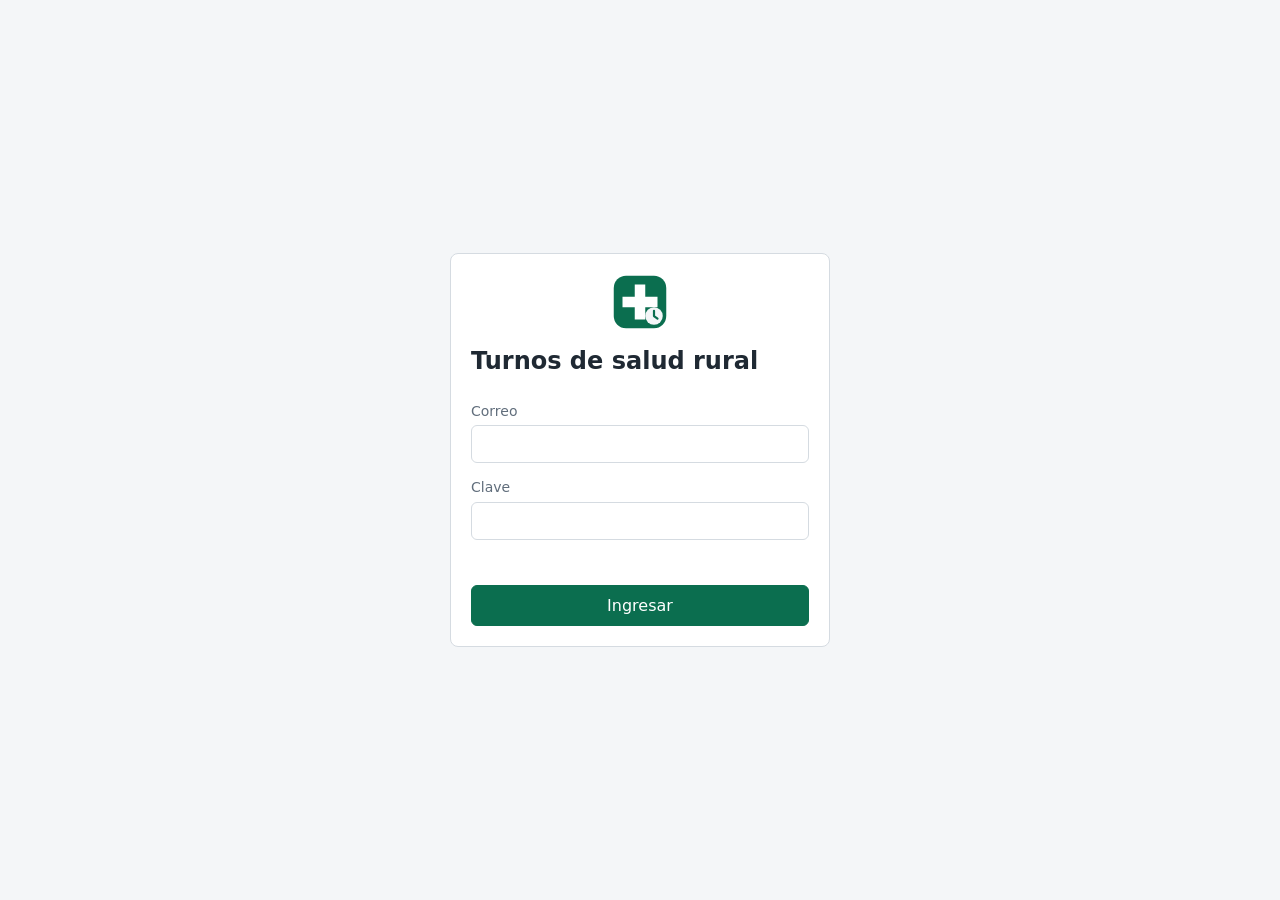
<file: static/index.html>
<!DOCTYPE html>
<html lang="es">
<head>
  <meta charset="utf-8">
  <meta name="viewport" content="width=device-width, initial-scale=1">
  <title>Turnos en puestos de salud rurales</title>
  <link rel="icon" href="/static/logo.svg" type="image/svg+xml">
  <link rel="stylesheet" href="/static/estilos.css?v=3">
</head>
<body>
  <section id="vista-login" class="login">
    <form id="form-login" class="tarjeta" novalidate>
      <img src="/static/logo.svg" alt="" width="56" height="56" class="logo">
      <h1>Turnos de salud rural</h1>
      <label>Correo
        <input type="email" name="correo" required autocomplete="username">
      </label>
      <label>Clave
        <input type="password" name="clave" required autocomplete="current-password">
      </label>
      <p id="error-login" class="error" role="alert"></p>
      <button type="submit">Ingresar</button>
    </form>
  </section>

  <div id="vista-app" hidden>
    <header class="barra">
      <img src="/static/logo.svg" alt="" width="32" height="32" class="logo-barra">
      <strong>Turnos de salud rural</strong>
      <button id="abrir-menu" type="button" class="secundario" aria-expanded="false" aria-controls="menu">Menú</button>
      <nav id="menu" aria-label="Secciones"></nav>
      <span id="usuario"></span>
      <button id="salir" type="button" class="secundario">Salir</button>
    </header>
    <main>
      <p id="mensaje" role="status"></p>
      <section id="contenido"></section>
    </main>
  </div>

  <dialog id="dialogo">
    <form id="form-dialogo" method="dialog">
      <h2 id="titulo-dialogo"></h2>
      <div id="campos-dialogo"></div>
      <p id="error-dialogo" class="error" role="alert"></p>
      <div class="acciones">
        <button type="button" id="cancelar-dialogo" class="secundario">Cancelar</button>
        <button type="submit">Guardar</button>
      </div>
    </form>
  </dialog>

  <script src="/static/app.js?v=2"></script>
</body>
</html>
</file>
<file: static/estilos.css>
:root {
  --fondo: #f4f6f8;
  --tarjeta: #ffffff;
  --texto: #1f2933;
  --suave: #616e7c;
  --primario: #0b6e4f;
  --primario-oscuro: #08523b;
  --alerta: #b42318;
  --borde: #d5dbe1;
}

* { box-sizing: border-box; }

body {
  margin: 0;
  font-family: system-ui, -apple-system, "Segoe UI", sans-serif;
  background: var(--fondo);
  color: var(--texto);
  line-height: 1.45;
}

[hidden] { display: none !important; }

.login { min-height: 100vh; display: grid; place-items: center; padding: 16px; }

.tarjeta, .panel {
  background: var(--tarjeta);
  border: 1px solid var(--borde);
  border-radius: 8px;
  padding: 20px;
}

.tarjeta { width: min(380px, 100%); display: grid; gap: 14px; }
h1, h2, h3 { margin: 0 0 8px; }

label { display: grid; gap: 4px; font-size: 14px; color: var(--suave); }

input, select, button {
  font: inherit;
  padding: 8px 10px;
  border: 1px solid var(--borde);
  border-radius: 6px;
  background: #fff;
  color: var(--texto);
}

input:user-invalid { border-color: var(--alerta); }

button {
  background: var(--primario);
  border-color: var(--primario);
  color: #fff;
  cursor: pointer;
}
button:hover { background: var(--primario-oscuro); }
button.secundario { background: #fff; color: var(--texto); border-color: var(--borde); }
button.secundario:hover { background: var(--fondo); }
button.peligro { background: var(--alerta); border-color: var(--alerta); }
button:disabled { opacity: 0.5; cursor: not-allowed; }

.barra {
  display: flex;
  align-items: center;
  flex-wrap: wrap;
  gap: 12px;
  padding: 10px 16px;
  background: var(--tarjeta);
  border-bottom: 1px solid var(--borde);
}
.barra nav { display: flex; flex-wrap: wrap; gap: 6px; flex: 1; }
.barra nav button { background: transparent; color: var(--texto); border-color: transparent; }
.barra nav button.activo { background: var(--primario); color: #fff; }
#usuario { color: var(--suave); font-size: 14px; }

main { max-width: 1100px; margin: 0 auto; padding: 16px; }

.herramientas { display: flex; flex-wrap: wrap; gap: 8px; margin-bottom: 12px; align-items: end; }
.herramientas input[type="search"] { flex: 1; min-width: 180px; }

.tabla-contenedor { overflow-x: auto; }
table { width: 100%; border-collapse: collapse; background: var(--tarjeta); }
th, td { padding: 8px 10px; border-bottom: 1px solid var(--borde); text-align: left; font-size: 14px; }
th.ordenable { cursor: pointer; user-select: none; }
th.ordenable:hover { background: var(--fondo); }

.paginacion { display: flex; gap: 8px; align-items: center; margin-top: 12px; }
.acciones { display: flex; gap: 8px; justify-content: flex-end; margin-top: 14px; }
.celda-acciones { display: flex; gap: 6px; }

.error { color: var(--alerta); min-height: 1.2em; margin: 0; font-size: 14px; }
#mensaje { color: var(--primario); min-height: 1.2em; margin: 0 0 8px; }

.rejilla { display: grid; gap: 12px; grid-template-columns: repeat(auto-fit, minmax(230px, 1fr)); margin-bottom: 16px; }
.indicador { font-size: 28px; font-weight: 600; }
.etiqueta { color: var(--suave); font-size: 13px; }
.alerta { border-left: 4px solid var(--alerta); padding: 8px 12px; background: #fdecea; margin-bottom: 8px; border-radius: 4px; }
.opciones { display: flex; flex-wrap: wrap; gap: 10px; }
.opciones label { display: flex; align-items: center; gap: 6px; color: var(--texto); }

dialog { border: 1px solid var(--borde); border-radius: 8px; padding: 20px; width: min(480px, 94vw); }
dialog::backdrop { background: rgba(0, 0, 0, 0.35); }
#campos-dialogo { display: grid; gap: 12px; }

#abrir-menu { display: none; }

.grafico { display: grid; gap: 8px; margin: 8px 0 16px; }
.grafico .fila { display: grid; grid-template-columns: 160px 1fr 80px; gap: 10px; align-items: center; font-size: 14px; }
.grafico .pista { background: var(--fondo); border-radius: 4px; height: 16px; overflow: hidden; }
.grafico .relleno { background: var(--primario); height: 100%; }
.grafico .relleno.simulado { background: var(--suave); }

@media (max-width: 600px) {
  .barra { padding: 8px 12px; }
  main { padding: 12px; }
  #abrir-menu { display: inline-block; }
  .barra nav { display: none; flex-direction: column; width: 100%; }
  .barra.menu-abierto nav { display: flex; }
  .grafico .fila { grid-template-columns: 110px 1fr 70px; }
}

/* ---------- Animaciones y mejoras visuales ---------- */

@keyframes aparecer {
  from { opacity: 0; transform: translateY(8px); }
  to { opacity: 1; transform: translateY(0); }
}
@keyframes deslizar-desde-arriba {
  from { opacity: 0; transform: translateY(-10px); }
  to { opacity: 1; transform: translateY(0); }
}
@keyframes entrar-login {
  from { opacity: 0; transform: scale(0.97); }
  to { opacity: 1; transform: scale(1); }
}
@keyframes pulso {
  0%, 100% { box-shadow: 0 0 0 0 rgba(11, 110, 79, 0.35); }
  70% { box-shadow: 0 0 0 8px rgba(11, 110, 79, 0); }
}
@keyframes crecer {
  from { transform: scaleX(0); }
  to { transform: scaleX(1); }
}
@keyframes desvanecer {
  from { opacity: 0; }
  to { opacity: 1; }
}

.login .tarjeta { animation: entrar-login 0.45s ease-out both; }
.barra { animation: deslizar-desde-arriba 0.35s ease-out both; position: sticky; top: 0; z-index: 10; box-shadow: 0 1px 3px rgba(31, 41, 51, 0.06); }
#contenido > * { animation: aparecer 0.4s ease-out both; }
#contenido > *:nth-child(2) { animation-delay: 0.05s; }
#contenido > *:nth-child(3) { animation-delay: 0.1s; }

.tarjeta, .panel, .rejilla > * {
  transition: transform 0.2s ease, box-shadow 0.2s ease;
}
.rejilla > * { animation: aparecer 0.4s ease-out backwards; }
.rejilla > *:nth-child(2) { animation-delay: 0.06s; }
.rejilla > *:nth-child(3) { animation-delay: 0.12s; }
.rejilla > *:nth-child(4) { animation-delay: 0.18s; }
.rejilla > *:hover { transform: translateY(-2px); box-shadow: 0 6px 16px rgba(31, 41, 51, 0.08); }

button, input, select {
  transition: background-color 0.2s ease, border-color 0.2s ease, box-shadow 0.2s ease, transform 0.1s ease, color 0.2s ease;
}
button:not(:disabled):hover { transform: translateY(-1px); }
button:not(:disabled):active { transform: translateY(0) scale(0.98); }
button:focus-visible, input:focus-visible, select:focus-visible, a:focus-visible {
  outline: 3px solid rgba(11, 110, 79, 0.35);
  outline-offset: 2px;
}
input:focus, select:focus {
  border-color: var(--primario);
  box-shadow: 0 0 0 3px rgba(11, 110, 79, 0.15);
  outline: none;
}
button.primario-pulso { animation: pulso 1.8s ease-out infinite; }

.barra nav button { transition: background-color 0.25s ease, color 0.25s ease, transform 0.15s ease; }
.barra nav button:not(.activo):hover { background: var(--fondo); }
.barra nav button.activo { box-shadow: 0 2px 6px rgba(11, 110, 79, 0.25); }

tbody tr { transition: background-color 0.2s ease; }
tbody tr:hover { background: #eef6f2; }
tbody tr { animation: desvanecer 0.35s ease-out both; }
th.ordenable::after { content: " \2195"; color: var(--suave); font-size: 12px; }

#mensaje { transition: opacity 0.3s ease; }
#mensaje:not(:empty) { animation: aparecer 0.3s ease-out both; }
.error:not(:empty) { animation: aparecer 0.25s ease-out both; }
.alerta { animation: aparecer 0.35s ease-out both; }

.grafico .relleno { transform-origin: left center; animation: crecer 0.9s cubic-bezier(0.22, 1, 0.36, 1) both; }
.grafico .fila { animation: aparecer 0.4s ease-out both; }

dialog[open] { animation: aparecer 0.25s ease-out both; }
dialog::backdrop { animation: desvanecer 0.25s ease-out both; }

@media (prefers-reduced-motion: reduce) {
  *, *::before, *::after {
    animation-duration: 0.01ms !important;
    animation-iteration-count: 1 !important;
    transition-duration: 0.01ms !important;
    scroll-behavior: auto !important;
  }
}

/* ---------- Logo ---------- */
.logo { justify-self: center; width: 56px; height: 56px; animation: aparecer 0.5s ease-out both; }
.logo-barra { width: 32px; height: 32px; flex: none; }
</file>
